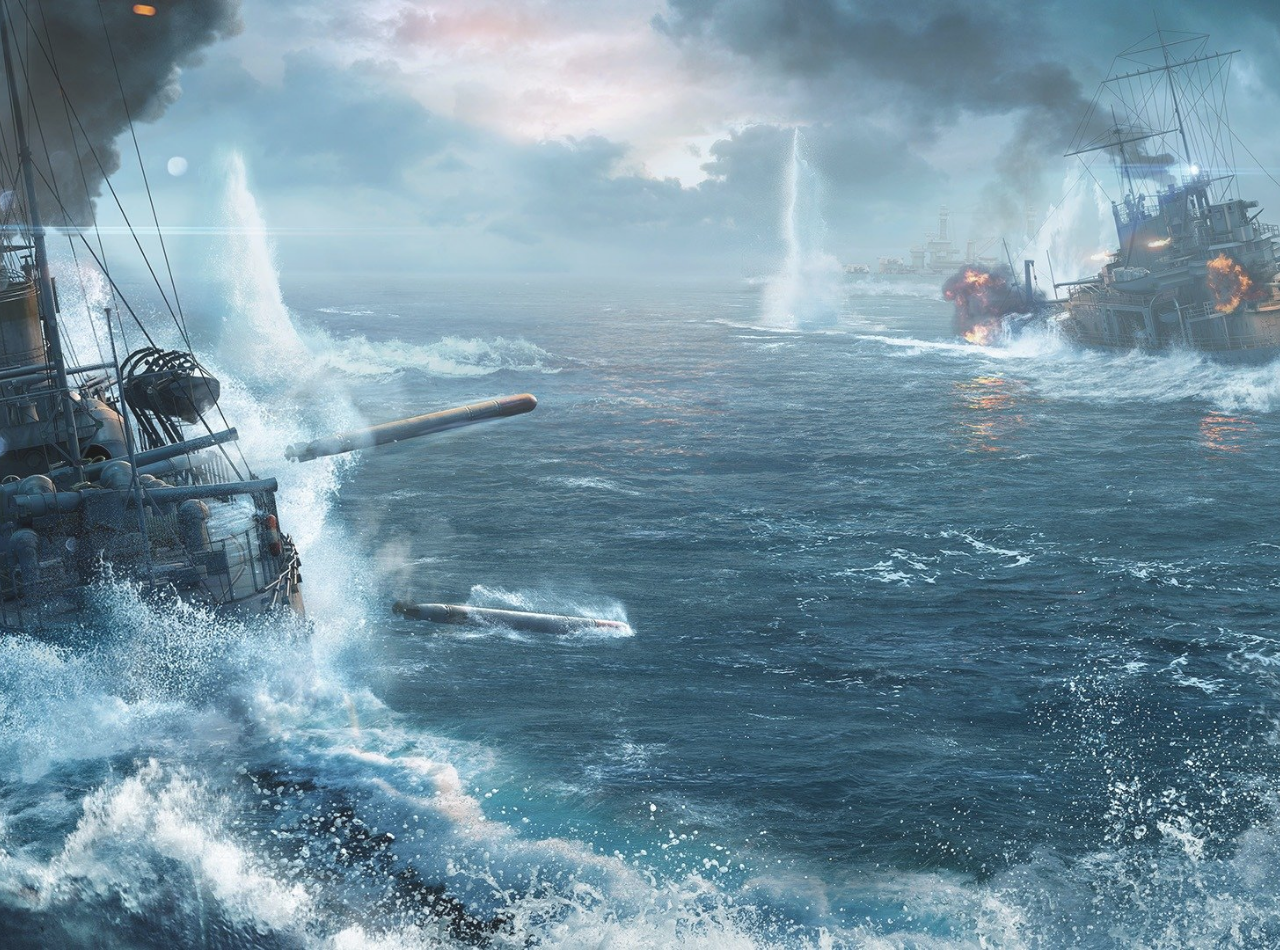
<file: index.html>
<!DOCTYPE html>
<html lang="en">

<head>
    <meta charset="UTF-8">
    <meta http-equiv="X-UA-Compatible" content="IE=edge">
    <meta name="viewport" content="width=device-width, initial-scale=1.0">
    <link rel="preconnect" href="https://fonts.googleapis.com">
    <link rel="preconnect" href="https://fonts.gstatic.com" crossorigin>
    <link href="https://fonts.googleapis.com/css2?family=Lobster&display=swap" rel="stylesheet">
    <link rel="stylesheet" href="style.css">
    <script src='https://fe.it-academy.by/JQ/jquery.js'></script>
    <title>Battleship</title>
</head>

<body>
    <div id="new-pages-container"></div>
    <div style="display: none" class="navigation">
        <a href="#">MAIN MENU</a>
    </div>
    <div style="display: none" class="info">
        <p>ENEMY SHIPS LEFT: <span id="comp-ships-left">10</span></p>
        <p>MOVES: <span id="moves-count">0</span></p>
        <p>YOUR SHIPS LEFT: <span id="user-ships-left">10</span></p>
    </div>
    <div style="display: none" class="wrapper">
        <div class="field1">
            <table>
                <tr>
                    <td id="00comp"></td>
                    <td id="01comp"></td>
                    <td id="02comp"></td>
                    <td id="03comp"></td>
                    <td id="04comp"></td>
                    <td id="05comp"></td>
                    <td id="06comp"></td>
                    <td id="07comp"></td>
                    <td id="08comp"></td>
                    <td id="09comp"></td>
                </tr>
                <tr>
                    <td id="10comp"></td>
                    <td id="11comp"></td>
                    <td id="12comp"></td>
                    <td id="13comp"></td>
                    <td id="14comp"></td>
                    <td id="15comp"></td>
                    <td id="16comp"></td>
                    <td id="17comp"></td>
                    <td id="18comp"></td>
                    <td id="19comp"></td>
                </tr>
                <tr>
                    <td id="20comp"></td>
                    <td id="21comp"></td>
                    <td id="22comp"></td>
                    <td id="23comp"></td>
                    <td id="24comp"></td>
                    <td id="25comp"></td>
                    <td id="26comp"></td>
                    <td id="27comp"></td>
                    <td id="28comp"></td>
                    <td id="29comp"></td>
                </tr>
                <tr>
                    <td id="30comp"></td>
                    <td id="31comp"></td>
                    <td id="32comp"></td>
                    <td id="33comp"></td>
                    <td id="34comp"></td>
                    <td id="35comp"></td>
                    <td id="36comp"></td>
                    <td id="37comp"></td>
                    <td id="38comp"></td>
                    <td id="39comp"></td>
                </tr>
                <tr>
                    <td id="40comp"></td>
                    <td id="41comp"></td>
                    <td id="42comp"></td>
                    <td id="43comp"></td>
                    <td id="44comp"></td>
                    <td id="45comp"></td>
                    <td id="46comp"></td>
                    <td id="47comp"></td>
                    <td id="48comp"></td>
                    <td id="49comp"></td>
                </tr>
                <tr>
                    <td id="50comp"></td>
                    <td id="51comp"></td>
                    <td id="52comp"></td>
                    <td id="53comp"></td>
                    <td id="54comp"></td>
                    <td id="55comp"></td>
                    <td id="56comp"></td>
                    <td id="57comp"></td>
                    <td id="58comp"></td>
                    <td id="59comp"></td>
                </tr>
                <tr>
                    <td id="60comp"></td>
                    <td id="61comp"></td>
                    <td id="62comp"></td>
                    <td id="63comp"></td>
                    <td id="64comp"></td>
                    <td id="65comp"></td>
                    <td id="66comp"></td>
                    <td id="67comp"></td>
                    <td id="68comp"></td>
                    <td id="69comp"></td>
                </tr>
                <tr>
                    <td id="70comp"></td>
                    <td id="71comp"></td>
                    <td id="72comp"></td>
                    <td id="73comp"></td>
                    <td id="74comp"></td>
                    <td id="75comp"></td>
                    <td id="76comp"></td>
                    <td id="77comp"></td>
                    <td id="78comp"></td>
                    <td id="79comp"></td>
                </tr>
                <tr>
                    <td id="80comp"></td>
                    <td id="81comp"></td>
                    <td id="82comp"></td>
                    <td id="83comp"></td>
                    <td id="84comp"></td>
                    <td id="85comp"></td>
                    <td id="86comp"></td>
                    <td id="87comp"></td>
                    <td id="88comp"></td>
                    <td id="89comp"></td>
                </tr>
                <tr>
                    <td id="90comp"></td>
                    <td id="91comp"></td>
                    <td id="92comp"></td>
                    <td id="93comp"></td>
                    <td id="94comp"></td>
                    <td id="95comp"></td>
                    <td id="96comp"></td>
                    <td id="97comp"></td>
                    <td id="98comp"></td>
                    <td id="99comp"></td>
                </tr>
            </table>
        </div>
        <div class="field2">
            <table>
                <tr>
                    <td id="00"></td>
                    <td id="01"></td>
                    <td id="02"></td>
                    <td id="03"></td>
                    <td id="04"></td>
                    <td id="05"></td>
                    <td id="06"></td>
                    <td id="07"></td>
                    <td id="08"></td>
                    <td id="09"></td>
                </tr>
                <tr>
                    <td id="10"></td>
                    <td id="11"></td>
                    <td id="12"></td>
                    <td id="13"></td>
                    <td id="14"></td>
                    <td id="15"></td>
                    <td id="16"></td>
                    <td id="17"></td>
                    <td id="18"></td>
                    <td id="19"></td>
                </tr>
                <tr>
                    <td id="20"></td>
                    <td id="21"></td>
                    <td id="22"></td>
                    <td id="23"></td>
                    <td id="24"></td>
                    <td id="25"></td>
                    <td id="26"></td>
                    <td id="27"></td>
                    <td id="28"></td>
                    <td id="29"></td>
                </tr>
                <tr>
                    <td id="30"></td>
                    <td id="31"></td>
                    <td id="32"></td>
                    <td id="33"></td>
                    <td id="34"></td>
                    <td id="35"></td>
                    <td id="36"></td>
                    <td id="37"></td>
                    <td id="38"></td>
                    <td id="39"></td>
                </tr>
                <tr>
                    <td id="40"></td>
                    <td id="41"></td>
                    <td id="42"></td>
                    <td id="43"></td>
                    <td id="44"></td>
                    <td id="45"></td>
                    <td id="46"></td>
                    <td id="47"></td>
                    <td id="48"></td>
                    <td id="49"></td>
                </tr>
                <tr>
                    <td id="50"></td>
                    <td id="51"></td>
                    <td id="52"></td>
                    <td id="53"></td>
                    <td id="54"></td>
                    <td id="55"></td>
                    <td id="56"></td>
                    <td id="57"></td>
                    <td id="58"></td>
                    <td id="59"></td>
                </tr>
                <tr>
                    <td id="60"></td>
                    <td id="61"></td>
                    <td id="62"></td>
                    <td id="63"></td>
                    <td id="64"></td>
                    <td id="65"></td>
                    <td id="66"></td>
                    <td id="67"></td>
                    <td id="68"></td>
                    <td id="69"></td>
                </tr>
                <tr>
                    <td id="70"></td>
                    <td id="71"></td>
                    <td id="72"></td>
                    <td id="73"></td>
                    <td id="74"></td>
                    <td id="75"></td>
                    <td id="76"></td>
                    <td id="77"></td>
                    <td id="78"></td>
                    <td id="79"></td>
                </tr>
                <tr>
                    <td id="80"></td>
                    <td id="81"></td>
                    <td id="82"></td>
                    <td id="83"></td>
                    <td id="84"></td>
                    <td id="85"></td>
                    <td id="86"></td>
                    <td id="87"></td>
                    <td id="88"></td>
                    <td id="89"></td>
                </tr>
                <tr>
                    <td id="90"></td>
                    <td id="91"></td>
                    <td id="92"></td>
                    <td id="93"></td>
                    <td id="94"></td>
                    <td id="95"></td>
                    <td id="96"></td>
                    <td id="97"></td>
                    <td id="98"></td>
                    <td id="99"></td>
                </tr>
            </table>
        </div>
        <div class="ships">
            <button type="button" id="autoFillButton">FILL</button>
            <button type="button" id="resetButton">RESET</button>
            <button type="button" id="startButton">START BATTLE</button>
            <div class="ship ship1">
                <img src="ships_images/Battleship/ShipBattleshipHull.png" alt="ship1">
                <table class="ship-table-hor ship1-table active" draggable="true">
                    <tr>
                        <td class="part01"></td>
                        <td class="part02"></td>
                        <td class="part03"></td>
                        <td class="part04"></td>
                    </tr>
                </table>
                <table class="ship-table-vert ship1-table inactive" draggable="true">
                    <tr>
                        <td class="part01"></td>
                    </tr>
                    <tr>
                        <td class="part02"></td>
                    </tr>
                    <tr>
                        <td class="part03"></td>
                    </tr>
                    <tr>
                        <td class="part04"></td>
                    </tr>
                </table>
                <div class="ship-count count1"></div>
            </div>
            <div class="ship ship2">
                <img src="ships_images/Cruiser/ShipCruiserHull.png" alt="ship2">
                <table class="ship-table-hor ship2-table active" draggable="true">
                    <tr>
                        <td class="part01"></td>
                        <td class="part02"></td>
                        <td class="part03"></td>
                    </tr>
                </table>
                <table class="ship-table-vert ship2-table inactive" draggable="true">
                    <tr>
                        <td class="part01"></td>
                    </tr>
                    <tr>
                        <td class="part02"></td>
                    </tr>
                    <tr>
                        <td class="part03"></td>
                    </tr>
                </table>
                <div class="ship-count count2"></div>
            </div>
            <div class="ship ship3">
                <img src="ships_images/Destroyer/ShipDestroyerHull.png" alt="ship3">
                <table class="ship-table-hor ship3-table active" draggable="true">
                    <tr>
                        <td class="part01"></td>
                        <td class="part02"></td>
                    </tr>
                </table>
                <table class="ship-table-vert ship3-table inactive" draggable="true">
                    <tr>
                        <td class="part01"></td>
                    </tr>
                    <tr>
                        <td class="part02"></td>
                    </tr>
                </table>
                <div class="ship-count count3"></div>
            </div>
            <div class="ship ship4">
                <img src="ships_images/Plane/PlaneF-35Lightning2.png" alt="ship4">
                <table class="ship-table-hor ship4-table" draggable="true">
                    <tr>
                        <td class="part01"></td>
                    </tr>
                </table>
                <div class="ship-count count4"></div>
            </div>
        </div>
    </div>
    <script src="model.js"></script>
    <script src="view.js"></script>
    <script src="controller.js"></script>
    <script src="app.js"></script>
    <script src="settings.js"></script>
    <script src="ajax.js"></script>
</body>

</html>
</file>
<file: style.css>
body {
    position  : relative;
    margin    : 0;
    padding   : 50px 0 0 50px;
    min-height: 100vh;
    overflow  : hidden;
}

body::before {
    content            : ' ';
    display            : block;
    position           : absolute;
    left               : 0;
    top                : 0;
    width              : 100%;
    height             : 100%;
    opacity            : 0.9;
    background-image   : url("images/background.jpg");
    background-repeat  : repeat;
    background-position: 50% 0;
    background-size    : cover;
    z-index            : -1;
}

td {
    min-width       : 50px;
    height          : 50px;
    border          : 1px solid rgb(0, 0, 0, 0.3);
    background-color: rgba(116, 183, 238, 0.8);
    text-align      : center;
    font-family     : Arial, Helvetica, sans-serif;
    font-weight     : bold;
}

.wrapper {
    display   : flex;
    margin-top: 20px;
}

.field1 {
    margin-right: 50px;
}

.field1 table {
    position          : relative;
    /*background-image: url('sea.jpeg');*/
}

.field2 table {
    position          : relative;
    /*background-image: url('sea.jpeg');*/
}

table {
    border         : 2px solid black;
    border-spacing : 0;
    border-collapse: collapse;
}

button:hover {
    cursor: pointer;
}

.user-shoot:hover {
    cursor: crosshair;
}

.ship {
    margin-bottom: 20px;
    position     : relative;
    display      : flex;
}

.ship-count {
    margin-left: 20px;
    align-self : center;
    font-weight: bold;
}

.ship1 img {
    position: absolute;
    top     : 10px;
    opacity : 100%;
    width   : 210px;
    z-index : -1;
}

.ship2 img {
    position: absolute;
    top     : 12px;
    opacity : 100%;
    width   : 160px;
    z-index : -1;
}

.ship3 img {
    position: absolute;
    top     : 18px;
    opacity : 100%;
    width   : 107px;
    z-index : -1;
}

.ship4 img {
    position  : absolute;
    top       : 12%;
    opacity   : 100%;
    width     : 54px;
    max-height: 100%;
    z-index   : -1;
}


.rotate {
    left            : 10px;
    transform-origin: 10% 50%;
    transform       : rotate(90deg);
}

.ships {
    margin-left : 50px;
    margin-right: auto;
    max-width   : 300px;
    min-width   : 250px;
}

.ships table {
    border          : 0;
    border-color    : none;
    background-color: rgba(0, 0, 0, 0);
}

.ships td {
    opacity: 0%;
    border : 0;
}

button {
    justify-self    : center;
    margin-right    : 10px;
    margin-bottom   : 20px;
    border-radius   : 20px;
    background-color: rgb(238, 211, 59);
    font-weight     : bold;
    border          : 1px solid black;
    box-shadow      : 1px 1px 0 0;
    font-family     : Georgia, 'Times New Roman', Times, serif;
    width           : 100px;
    height          : 40px;
    opacity         : 80%;
    transition      : background-color 0.5s;
}

button:hover {
    background-color: rgb(255, 236, 151);
    transition      : background-color 0.5s;
}

#startButton {
    width: 210px;
}

button:active {
    box-shadow: none;
}


.inactive {
    display: none;
}

.start-battle-notice {
    position   : absolute;
    left       : 300px;
    top        : 300px;
    font-size  : 80px;
    font-weight: bold;
}

.rules {
    font-size  : 20px;
    font-family: Lobster;
    width      : 1500px;
}

.red-border {
    box-shadow: 0 0 10px 5px yellow;
    transition: box-shadow 1s;
}

.end-game-block {
    position                                          : absolute;
    border-radius                                     : 5px;
    width                                             : 500px;
    height                                            : 300px;
    top                                               : -500px;
    left                                              : 400px;
    font-weight                                       : bold;
    text-align                                        : center;
    border                                            : 8px double black;
    background-color                                  : coral;
    z-index                                           : 3;
    /* Permalink - use to edit and share this gradient: https://colorzilla.com/gradient-editor/#ffb76b+0,ffa73d+50,ff7c00+51,ff7f04+100;Orange+Gloss */
    background                                        : rgb(255, 183, 107);
    /* Old browsers */
    background                                        : -moz-linear-gradient(45deg, rgba(255, 183, 107, 1) 0%, rgba(255, 167, 61, 1) 50%, rgba(255, 124, 0, 1) 51%, rgba(255, 127, 4, 1) 100%);
    /* FF3.6-15 */
    background                                        : -webkit-linear-gradient(45deg, rgba(255, 183, 107, 1) 0%, rgba(255, 167, 61, 1) 50%, rgba(255, 124, 0, 1) 51%, rgba(255, 127, 4, 1) 100%);
    /* Chrome10-25,Safari5.1-6 */
    background                                        : linear-gradient(45deg, rgba(255, 183, 107, 1) 0%, rgba(255, 167, 61, 1) 50%, rgba(255, 124, 0, 1) 51%, rgba(255, 127, 4, 1) 100%);
    /* W3C, IE10+, FF16+, Chrome26+, Opera12+, Safari7+ */
    filter                                            : progid:DXImageTransform.Microsoft.gradient(startColorstr='#ffb76b', endColorstr='#ff7f04', GradientType=1);
    /* IE6-9 fallback on horizontal gradient */
}

.move-down {
    transition: transform 500ms;
    transform : translateY(700px);
}

.win-or-loose-text {
    font-size  : 50px;
    font-weight: bold;
    margin     : 15px auto;
}

.congrats {
    font-size: 25px;
}

.play-again {
    display      : block;
    margin       : 0 auto;
    margin-top   : 5%;
    margin-bottom: 20px;
    width        : 20%;
    height       : 12%;
    font-size    : 80%;
}

.main-menu {
    display: block;
    margin : 0 auto;
    width  : 20%;
    height : 12%;
}

.end-game-background {
    position: absolute;
    top     : 0;
    left    : 0;
    width   : 100%;
    height  : 100%;
    z-index : 3;
}

.rotate-horiz-gun {
    transform       : rotate(360deg);
    transition      : transform 2s;
    transform-origin: 70% 50%;
}

.rotate-vert-gun {
    transform       : rotate(360deg);
    transition      : transform 2s;
    transform-origin: 50% 70%;
}

.shoot-horiz-gun {
    transform : translateX(-10px);
    transition: transform 1s cubic-bezier(0.1, -0.6, 0.2, 0);
}

.fire-container {
    position       : absolute;
    width          : 25px;
    height         : 45px;
    top            : 40px;
    left           : 40px;
    background-size: 500px;
    z-index        : 2;
}

.explosion-container {
    position         : absolute;
    width            : 50px;
    height           : 50px;
    top              : 40px;
    left             : 40px;
    background-size  : 500px;
    background-repeat: no-repeat;
    z-index          : 2;
}

.navigation {
    display        : flex;
    box-sizing     : border-box;
    width          : 1113px;
    justify-content: flex-start;
}

.navigation * {
    align-self      : center;
    text-decoration : none;
    color           : white;
    font-family     : Cambria, Cochin, Georgia, Times, 'Times New Roman', serif;
    font-size       : 20px;
    border          : 2px solid white;
    border-radius   : 5px;
    padding         : 5px;
    background-color: rgba(255, 255, 255, 0);
}

.navigation a {
    text-decoration: none;
    color          : white;
    font-family    : Cambria, Cochin, Georgia, Times, 'Times New Roman', serif;
    font-size      : 20px;
    border         : 2px solid white;
    border-radius  : 5px;
    padding        : 5px;
    transition     : border 0.5s, color 0.5s, background-color 0.5s;
}

.navigation a:hover {
    border          : 2px solid black;
    color           : black;
    background-color: white;
    transition      : border 0.5s, color 0.5s, background-color 0.5s;
}

.info {
    display        : flex;
    width          : 1113px;
    color          : white;
    font-size      : 20px;
    justify-content: space-between;
    font-family    : Cambria, Cochin, Georgia, Times, 'Times New Roman', serif;
}

.info * {
    margin     : 20px 0 0 0;
    align-items: flex-end;
}

.menu {
    position                                          : absolute;
    display                                           : flex;
    flex-wrap                                         : wrap;
    top                                               : 35vh;
    left                                              : 33vw;
    width                                             : 600px;
    min-height                                        : 30vh;
    padding                                           : 20px;
    /*background-color                                : rgba(167, 183, 185, 0.7);*/
    border                                            : 8px double;
    border-radius                                     : 5px;
    box-shadow                                        : 10px 10px 10px black;
    z-index                                           : 4;
    justify-content                                   : space-around;
    /* Permalink - use to edit and share this gradient: https://colorzilla.com/gradient-editor/#000000+0,000000+100&0.65+0,0+100;Neutral+Density */
    background                                        : -moz-linear-gradient(45deg, rgba(0, 0, 0, 0.65) 0%, rgba(0, 0, 0, 0) 100%);
    /* FF3.6-15 */
    background                                        : -webkit-linear-gradient(45deg, rgba(0, 0, 0, 0.65) 0%, rgba(0, 0, 0, 0) 100%);
    /* Chrome10-25,Safari5.1-6 */
    background                                        : linear-gradient(45deg, rgba(0, 0, 0, 0.65) 0%, rgba(0, 0, 0, 0) 100%);
    /* W3C, IE10+, FF16+, Chrome26+, Opera12+, Safari7+ */
    filter                                            : progid:DXImageTransform.Microsoft.gradient(startColorstr='#a6000000', endColorstr='#00000000', GradientType=1);
    /* IE6-9 fallback on horizontal gradient */
}

.menu p {
    width      : 100%;
    font-size  : 20px;
    font-family: Cambria, Cochin, Georgia, Times, 'Times New Roman', serif;
    color      : white;
}

.menu span {
    width      : 100%;
    font-size  : 15px;
    font-family: Cambria, Cochin, Georgia, Times, 'Times New Roman', serif;
    color      : yellowgreen;
}


.menu button {
    display    : block;
    min-width  : 200px;
    max-width  : 200px;
    height     : 10vh;
    font-family: Cambria, Cochin, Georgia, Times, 'Times New Roman', serif;
    font-size  : 3.5vh;
    margin     : 3.5vh;
    padding    : 10px;
    opacity    : 0.9;
}

.name {
    position           : absolute;
    width              : 800px;
    height             : 200px;
    z-index            : 5;
    top                : 5vh;
    left               : 30%;
    background-image   : url('images/battleshiptext.png');
    background-position: 0 -150px;
    background-size    : 100%;
    background-repeat  : no-repeat;
}

.block {
    min-width    : 50%;
    margin-bottom: 40px;
}

.block.level {
    position: relative;
}

.block select {
    min-width       : 150px;
    font-size       : 15px;
    font-family     : Cambria, Cochin, Georgia, Times, 'Times New Roman', serif;
    background-color: yellowgreen;
    color           : rebeccapurple;
}

.content-wrapper {
    display      : flex;
    flex-wrap    : wrap;
    width        : 100%;
    margin-bottom: 30px;
    padding-left : 20px;
}

.menu .back-to-main-menu {
    width     : 150px;
    height    : 60px;
    font-size : 25px;
    margin-top: 0px;
}

input {
    transform: scale(1.3);
}

select {
    transform: scale(1.1);
}

option {
    font-size: 17px;
}

.shadow {
    position        : absolute;
    top             : 62px;
    left            : -8px;
    background-color: rgba(0, 0, 0, 0.35);
    width           : 165px;
    height          : 23px;
    border-radius   : 2px;
}


.input-button {
    margin: 0 0 0 40px;
}
</file>
